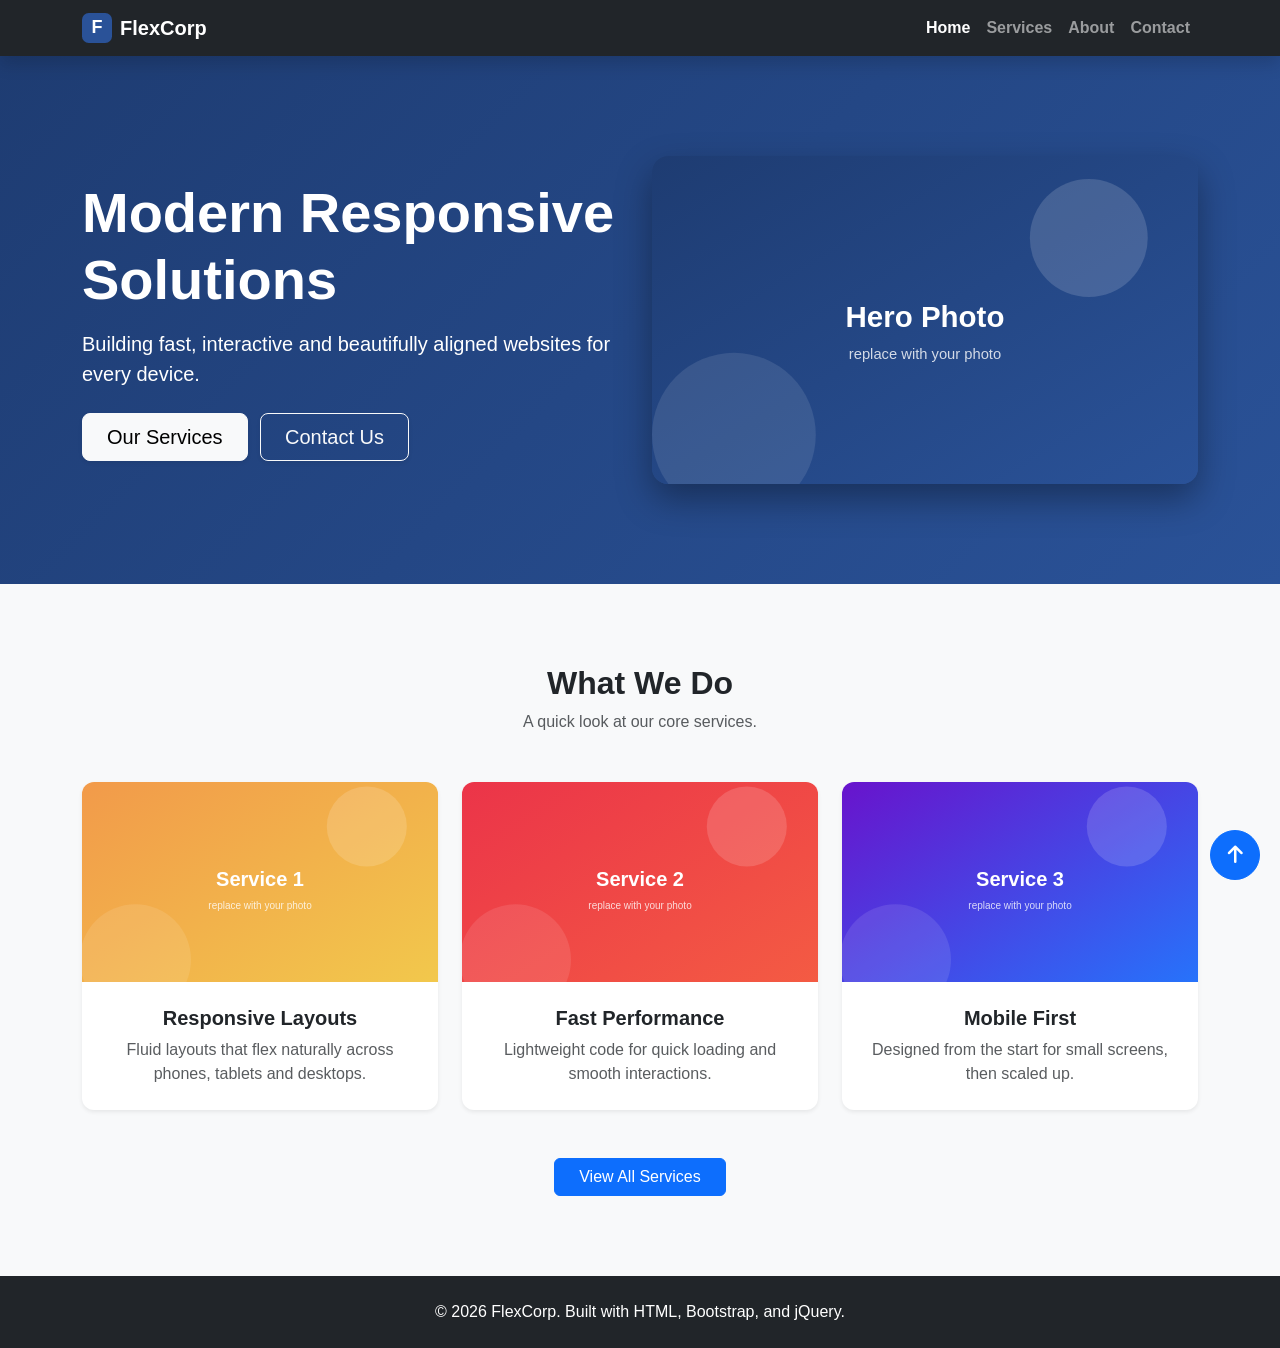
<file: index.html>
<!DOCTYPE html>
<html lang="en">
<head>
    <meta charset="UTF-8">
    <meta name="viewport" content="width=device-width, initial-scale=1.0">
    <title>Home | FlexCorp</title>
    <link rel="icon" href="assets/images/favicon.svg" type="image/svg+xml">
    <link href="https://cdn.jsdelivr.net/npm/bootstrap@5.3.3/dist/css/bootstrap.min.css" rel="stylesheet">
    <link href="https://cdnjs.cloudflare.com/ajax/libs/font-awesome/6.5.1/css/all.min.css" rel="stylesheet">
    <link href="css/style.css" rel="stylesheet">
</head>
<body>

    <nav class="navbar navbar-expand-lg navbar-dark bg-dark fixed-top shadow">
        <div class="container">
            <a class="navbar-brand fw-bold d-flex align-items-center" href="index.html">
                <img src="assets/images/logo.svg" alt="FlexCorp logo" class="me-2">FlexCorp
            </a>
            <button class="navbar-toggler" type="button" data-bs-toggle="collapse" data-bs-target="#navbarNav" aria-controls="navbarNav" aria-expanded="false" aria-label="Toggle navigation">
                <span class="navbar-toggler-icon"></span>
            </button>
            <div class="collapse navbar-collapse" id="navbarNav">
                <ul class="navbar-nav ms-auto fw-semibold"><li class="nav-item"><a class="nav-link active" href="index.html">Home</a></li><li class="nav-item"><a class="nav-link" href="html/services.html">Services</a></li><li class="nav-item"><a class="nav-link" href="html/about.html">About</a></li><li class="nav-item"><a class="nav-link" href="html/contact.html">Contact</a></li></ul>
            </div>
        </div>
    </nav>

    <section class="hero-section">
        <div class="container">
            <div class="row align-items-center">
                <div class="col-md-6 mb-4 mb-md-0 text-center text-md-start">
                    <h1 class="display-4 fw-bold mb-3">Modern Responsive Solutions</h1>
                    <p class="lead mb-4">Building fast, interactive and beautifully aligned websites for every device.</p>
                    <a href="html/services.html" class="btn btn-light btn-lg px-4 me-2 shadow-sm">Our Services</a>
                    <a href="html/contact.html" class="btn btn-outline-light btn-lg px-4 shadow-sm">Contact Us</a>
                </div>
                <div class="col-md-6">
                    <img src="assets/images/hero.svg" class="img-fluid hero-img" alt="Hero">
                </div>
            </div>
        </div>
    </section>

    <section class="bg-light">
        <div class="container">
            <div class="text-center mb-5">
                <h2 class="fw-bold">What We Do</h2>
                <p class="text-muted">A quick look at our core services.</p>
            </div>
            <div class="row g-4">
                <div class="col-md-4">
                    <div class="card card-custom h-100 shadow-sm">
                        <img src="assets/images/service-1.svg" class="card-img-top" alt="Responsive Layouts">
                        <div class="card-body text-center p-4">
                            <h5 class="card-title fw-bold">Responsive Layouts</h5>
                            <p class="card-text text-muted">Fluid layouts that flex naturally across phones, tablets and desktops.</p>
                        </div>
                    </div>
                </div>
                <div class="col-md-4">
                    <div class="card card-custom h-100 shadow-sm">
                        <img src="assets/images/service-2.svg" class="card-img-top" alt="Fast Performance">
                        <div class="card-body text-center p-4">
                            <h5 class="card-title fw-bold">Fast Performance</h5>
                            <p class="card-text text-muted">Lightweight code for quick loading and smooth interactions.</p>
                        </div>
                    </div>
                </div>
                <div class="col-md-4">
                    <div class="card card-custom h-100 shadow-sm">
                        <img src="assets/images/service-3.svg" class="card-img-top" alt="Mobile First">
                        <div class="card-body text-center p-4">
                            <h5 class="card-title fw-bold">Mobile First</h5>
                            <p class="card-text text-muted">Designed from the start for small screens, then scaled up.</p>
                        </div>
                    </div>
                </div>
            </div>
            <div class="text-center mt-5">
                <a href="html/services.html" class="btn btn-primary px-4">View All Services</a>
            </div>
        </div>
    </section>

    <footer class="bg-dark text-white text-center py-4">
        <div class="container">
            <p class="mb-0">&copy; 2026 FlexCorp. Built with HTML, Bootstrap, and jQuery.</p>
        </div>
    </footer>

    <button type="button" class="btn btn-primary btn-lg" id="btn-back-to-top" aria-label="Back to top">
        <i class="fas fa-arrow-up"></i>
    </button>

    <script src="https://code.jquery.com/jquery-3.7.1.min.js"></script>
    <script src="https://cdn.jsdelivr.net/npm/bootstrap@5.3.3/dist/js/bootstrap.bundle.min.js"></script>
    <script src="js/main.js"></script>
</body>
</html>
</file>
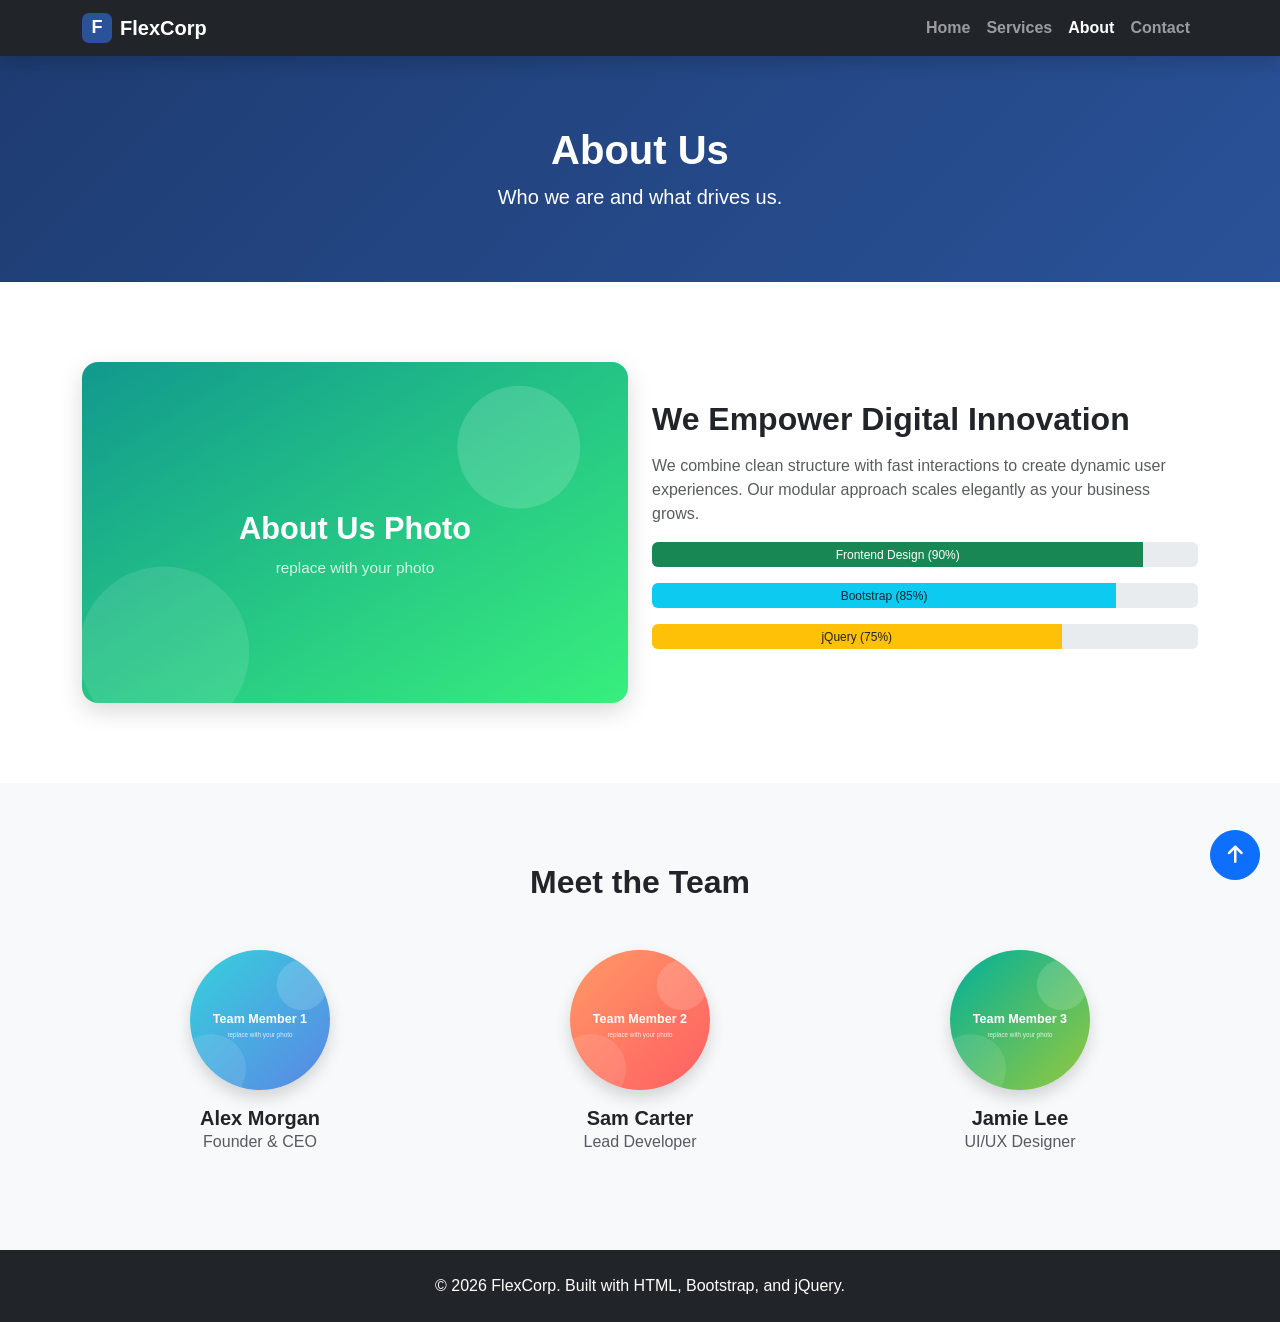
<file: html/about.html>
<!DOCTYPE html>
<html lang="en">
<head>
    <meta charset="UTF-8">
    <meta name="viewport" content="width=device-width, initial-scale=1.0">
    <title>About | FlexCorp</title>
    <link rel="icon" href="../assets/images/favicon.svg" type="image/svg+xml">
    <link href="https://cdn.jsdelivr.net/npm/bootstrap@5.3.3/dist/css/bootstrap.min.css" rel="stylesheet">
    <link href="https://cdnjs.cloudflare.com/ajax/libs/font-awesome/6.5.1/css/all.min.css" rel="stylesheet">
    <link href="../css/style.css" rel="stylesheet">
</head>
<body>

    <nav class="navbar navbar-expand-lg navbar-dark bg-dark fixed-top shadow">
        <div class="container">
            <a class="navbar-brand fw-bold d-flex align-items-center" href="../index.html">
                <img src="../assets/images/logo.svg" alt="FlexCorp logo" class="me-2">FlexCorp
            </a>
            <button class="navbar-toggler" type="button" data-bs-toggle="collapse" data-bs-target="#navbarNav" aria-controls="navbarNav" aria-expanded="false" aria-label="Toggle navigation">
                <span class="navbar-toggler-icon"></span>
            </button>
            <div class="collapse navbar-collapse" id="navbarNav">
                <ul class="navbar-nav ms-auto fw-semibold"><li class="nav-item"><a class="nav-link" href="../index.html">Home</a></li><li class="nav-item"><a class="nav-link" href="services.html">Services</a></li><li class="nav-item"><a class="nav-link active" href="about.html">About</a></li><li class="nav-item"><a class="nav-link" href="contact.html">Contact</a></li></ul>
            </div>
        </div>
    </nav>

    <header class="page-header">
        <div class="container">
            <h1 class="fw-bold">About Us</h1>
            <p class="lead mb-0">Who we are and what drives us.</p>
        </div>
    </header>
    <section>
        <div class="container">
            <div class="row align-items-center">
                <div class="col-lg-6 mb-4 mb-lg-0">
                    <img src="../assets/images/about.svg" class="img-fluid rounded-img" alt="About us">
                </div>
                <div class="col-lg-6">
                    <h2 class="fw-bold mb-3">We Empower Digital Innovation</h2>
                    <p class="text-muted">We combine clean structure with fast interactions to create dynamic user experiences. Our modular approach scales elegantly as your business grows.</p>
                    <div class="progress mb-3" style="height: 25px;"><div class="progress-bar bg-success" style="width: 90%;">Frontend Design (90%)</div></div>
                    <div class="progress mb-3" style="height: 25px;"><div class="progress-bar bg-info text-dark" style="width: 85%;">Bootstrap (85%)</div></div>
                    <div class="progress mb-3" style="height: 25px;"><div class="progress-bar bg-warning text-dark" style="width: 75%;">jQuery (75%)</div></div>
                </div>
            </div>
        </div>
    </section>
    <section class="bg-light">
        <div class="container">
            <h2 class="fw-bold text-center mb-5">Meet the Team</h2>
            <div class="row g-4">
                <div class="col-md-4 text-center">
                    <img src="../assets/images/team-1.svg" class="team-img mb-3 shadow" alt="Alex Morgan">
                    <h5 class="fw-bold mb-0">Alex Morgan</h5>
                    <p class="text-muted">Founder &amp; CEO</p>
                </div>
                <div class="col-md-4 text-center">
                    <img src="../assets/images/team-2.svg" class="team-img mb-3 shadow" alt="Sam Carter">
                    <h5 class="fw-bold mb-0">Sam Carter</h5>
                    <p class="text-muted">Lead Developer</p>
                </div>
                <div class="col-md-4 text-center">
                    <img src="../assets/images/team-3.svg" class="team-img mb-3 shadow" alt="Jamie Lee">
                    <h5 class="fw-bold mb-0">Jamie Lee</h5>
                    <p class="text-muted">UI/UX Designer</p>
                </div>
            </div>
        </div>
    </section>

    <footer class="bg-dark text-white text-center py-4">
        <div class="container">
            <p class="mb-0">&copy; 2026 FlexCorp. Built with HTML, Bootstrap, and jQuery.</p>
        </div>
    </footer>

    <button type="button" class="btn btn-primary btn-lg" id="btn-back-to-top" aria-label="Back to top">
        <i class="fas fa-arrow-up"></i>
    </button>

    <script src="https://code.jquery.com/jquery-3.7.1.min.js"></script>
    <script src="https://cdn.jsdelivr.net/npm/bootstrap@5.3.3/dist/js/bootstrap.bundle.min.js"></script>
    <script src="../js/main.js"></script>
</body>
</html>
</file>
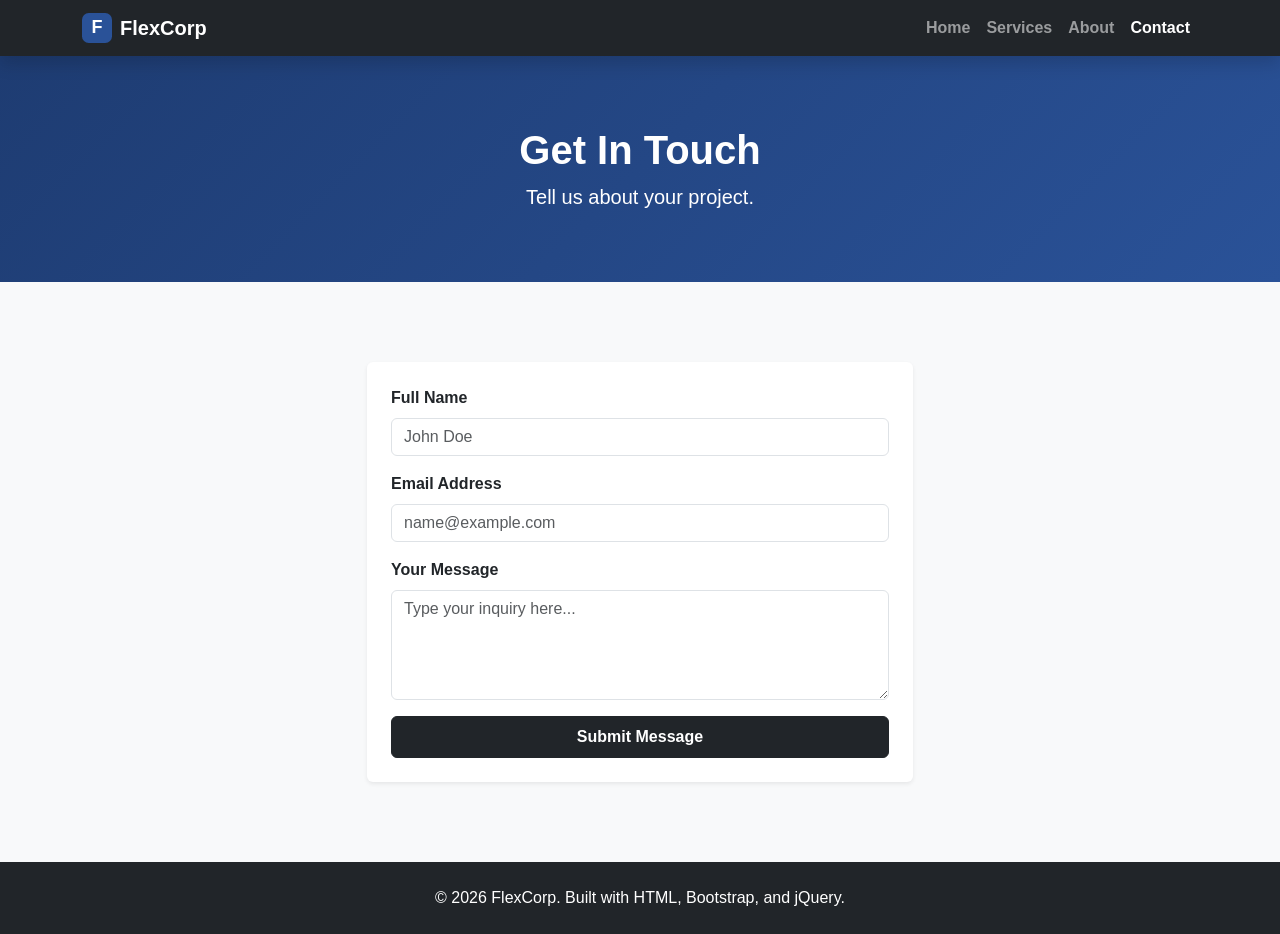
<file: html/contact.html>
<!DOCTYPE html>
<html lang="en">
<head>
    <meta charset="UTF-8">
    <meta name="viewport" content="width=device-width, initial-scale=1.0">
    <title>Contact | FlexCorp</title>
    <link rel="icon" href="../assets/images/favicon.svg" type="image/svg+xml">
    <link href="https://cdn.jsdelivr.net/npm/bootstrap@5.3.3/dist/css/bootstrap.min.css" rel="stylesheet">
    <link href="https://cdnjs.cloudflare.com/ajax/libs/font-awesome/6.5.1/css/all.min.css" rel="stylesheet">
    <link href="../css/style.css" rel="stylesheet">
</head>
<body>

    <nav class="navbar navbar-expand-lg navbar-dark bg-dark fixed-top shadow">
        <div class="container">
            <a class="navbar-brand fw-bold d-flex align-items-center" href="../index.html">
                <img src="../assets/images/logo.svg" alt="FlexCorp logo" class="me-2">FlexCorp
            </a>
            <button class="navbar-toggler" type="button" data-bs-toggle="collapse" data-bs-target="#navbarNav" aria-controls="navbarNav" aria-expanded="false" aria-label="Toggle navigation">
                <span class="navbar-toggler-icon"></span>
            </button>
            <div class="collapse navbar-collapse" id="navbarNav">
                <ul class="navbar-nav ms-auto fw-semibold"><li class="nav-item"><a class="nav-link" href="../index.html">Home</a></li><li class="nav-item"><a class="nav-link" href="services.html">Services</a></li><li class="nav-item"><a class="nav-link" href="about.html">About</a></li><li class="nav-item"><a class="nav-link active" href="contact.html">Contact</a></li></ul>
            </div>
        </div>
    </nav>

    <header class="page-header">
        <div class="container">
            <h1 class="fw-bold">Get In Touch</h1>
            <p class="lead mb-0">Tell us about your project.</p>
        </div>
    </header>
    <section class="bg-light">
        <div class="container">
            <div class="row justify-content-center">
                <div class="col-md-8 col-lg-6">
                    <form id="contactForm" class="bg-white p-4 rounded shadow-sm">
                        <div class="mb-3">
                            <label for="name" class="form-label fw-semibold">Full Name</label>
                            <input type="text" class="form-control" id="name" required placeholder="John Doe">
                        </div>
                        <div class="mb-3">
                            <label for="email" class="form-label fw-semibold">Email Address</label>
                            <input type="email" class="form-control" id="email" required placeholder="name@example.com">
                        </div>
                        <div class="mb-3">
                            <label for="message" class="form-label fw-semibold">Your Message</label>
                            <textarea class="form-control" id="message" rows="4" required placeholder="Type your inquiry here..."></textarea>
                        </div>
                        <button type="submit" class="btn btn-dark w-100 py-2 fw-bold">Submit Message</button>
                        <div id="formSuccess" class="alert alert-success mt-3 d-none mb-0">Thank you! Your message has been sent.</div>
                    </form>
                </div>
            </div>
        </div>
    </section>

    <footer class="bg-dark text-white text-center py-4">
        <div class="container">
            <p class="mb-0">&copy; 2026 FlexCorp. Built with HTML, Bootstrap, and jQuery.</p>
        </div>
    </footer>

    <button type="button" class="btn btn-primary btn-lg" id="btn-back-to-top" aria-label="Back to top">
        <i class="fas fa-arrow-up"></i>
    </button>

    <script src="https://code.jquery.com/jquery-3.7.1.min.js"></script>
    <script src="https://cdn.jsdelivr.net/npm/bootstrap@5.3.3/dist/js/bootstrap.bundle.min.js"></script>
    <script src="../js/main.js"></script>
    <script src="../js/contact.js"></script>
</body>
</html>
</file>
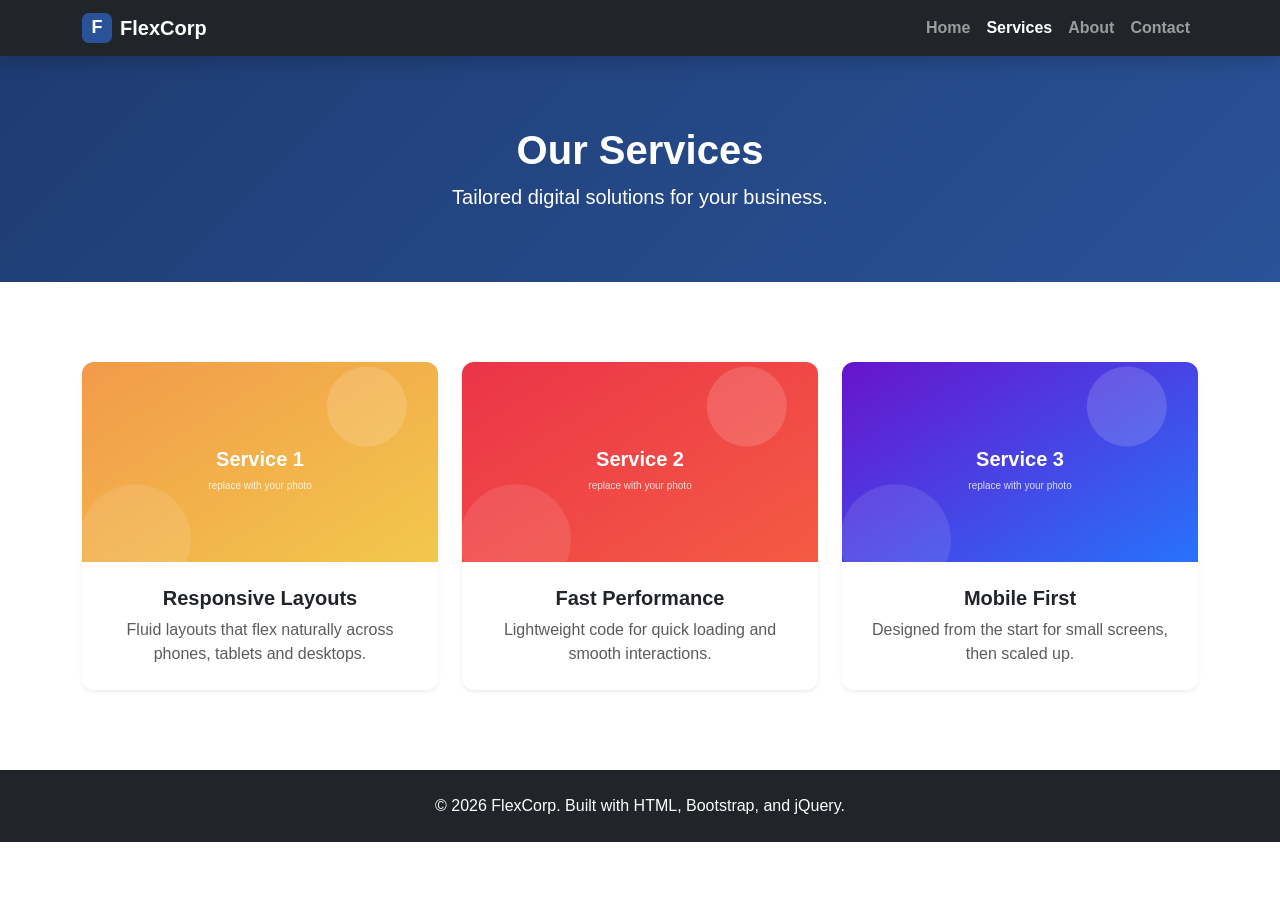
<file: html/services.html>
<!DOCTYPE html>
<html lang="en">
<head>
    <meta charset="UTF-8">
    <meta name="viewport" content="width=device-width, initial-scale=1.0">
    <title>Services | FlexCorp</title>
    <link rel="icon" href="../assets/images/favicon.svg" type="image/svg+xml">
    <link href="https://cdn.jsdelivr.net/npm/bootstrap@5.3.3/dist/css/bootstrap.min.css" rel="stylesheet">
    <link href="https://cdnjs.cloudflare.com/ajax/libs/font-awesome/6.5.1/css/all.min.css" rel="stylesheet">
    <link href="../css/style.css" rel="stylesheet">
</head>
<body>

    <nav class="navbar navbar-expand-lg navbar-dark bg-dark fixed-top shadow">
        <div class="container">
            <a class="navbar-brand fw-bold d-flex align-items-center" href="../index.html">
                <img src="../assets/images/logo.svg" alt="FlexCorp logo" class="me-2">FlexCorp
            </a>
            <button class="navbar-toggler" type="button" data-bs-toggle="collapse" data-bs-target="#navbarNav" aria-controls="navbarNav" aria-expanded="false" aria-label="Toggle navigation">
                <span class="navbar-toggler-icon"></span>
            </button>
            <div class="collapse navbar-collapse" id="navbarNav">
                <ul class="navbar-nav ms-auto fw-semibold"><li class="nav-item"><a class="nav-link" href="../index.html">Home</a></li><li class="nav-item"><a class="nav-link active" href="services.html">Services</a></li><li class="nav-item"><a class="nav-link" href="about.html">About</a></li><li class="nav-item"><a class="nav-link" href="contact.html">Contact</a></li></ul>
            </div>
        </div>
    </nav>

    <header class="page-header">
        <div class="container">
            <h1 class="fw-bold">Our Services</h1>
            <p class="lead mb-0">Tailored digital solutions for your business.</p>
        </div>
    </header>
    <section>
        <div class="container">
            <div class="row g-4">
                <div class="col-md-4">
                    <div class="card card-custom h-100 shadow-sm">
                        <img src="../assets/images/service-1.svg" class="card-img-top" alt="Responsive Layouts">
                        <div class="card-body text-center p-4">
                            <h5 class="card-title fw-bold">Responsive Layouts</h5>
                            <p class="card-text text-muted">Fluid layouts that flex naturally across phones, tablets and desktops.</p>
                        </div>
                    </div>
                </div>
                <div class="col-md-4">
                    <div class="card card-custom h-100 shadow-sm">
                        <img src="../assets/images/service-2.svg" class="card-img-top" alt="Fast Performance">
                        <div class="card-body text-center p-4">
                            <h5 class="card-title fw-bold">Fast Performance</h5>
                            <p class="card-text text-muted">Lightweight code for quick loading and smooth interactions.</p>
                        </div>
                    </div>
                </div>
                <div class="col-md-4">
                    <div class="card card-custom h-100 shadow-sm">
                        <img src="../assets/images/service-3.svg" class="card-img-top" alt="Mobile First">
                        <div class="card-body text-center p-4">
                            <h5 class="card-title fw-bold">Mobile First</h5>
                            <p class="card-text text-muted">Designed from the start for small screens, then scaled up.</p>
                        </div>
                    </div>
                </div>
            </div>
        </div>
    </section>

    <footer class="bg-dark text-white text-center py-4">
        <div class="container">
            <p class="mb-0">&copy; 2026 FlexCorp. Built with HTML, Bootstrap, and jQuery.</p>
        </div>
    </footer>

    <button type="button" class="btn btn-primary btn-lg" id="btn-back-to-top" aria-label="Back to top">
        <i class="fas fa-arrow-up"></i>
    </button>

    <script src="https://code.jquery.com/jquery-3.7.1.min.js"></script>
    <script src="https://cdn.jsdelivr.net/npm/bootstrap@5.3.3/dist/js/bootstrap.bundle.min.js"></script>
    <script src="../js/main.js"></script>
</body>
</html>
</file>
<file: css/style.css>
html { scroll-behavior: smooth; }
body { font-family: 'Segoe UI', Tahoma, Geneva, Verdana, sans-serif; padding-top: 56px; }
section { padding: 80px 0; }
.navbar-brand img { height: 30px; width: 30px; }
.hero-section {
    background: linear-gradient(135deg, #1e3c72 0%, #2a5298 100%);
    color: #fff;
    padding: 100px 0;
}
.hero-img { border-radius: 16px; box-shadow: 0 15px 35px rgba(0,0,0,.35); }
.page-header {
    background: linear-gradient(135deg, #1e3c72 0%, #2a5298 100%);
    color: #fff;
    padding: 70px 0;
    text-align: center;
}
.card-custom {
    transition: transform .3s ease, box-shadow .3s ease;
    border: none;
    border-radius: 12px;
    overflow: hidden;
}
.card-custom:hover { transform: translateY(-10px); box-shadow: 0 10px 20px rgba(0,0,0,.15); }
.card-custom img { height: 200px; object-fit: cover; }
.team-img { width: 140px; height: 140px; object-fit: cover; border-radius: 50%; }
.rounded-img { border-radius: 16px; box-shadow: 0 8px 25px rgba(0,0,0,.15); }
#btn-back-to-top {
    position: fixed; bottom: 20px; right: 20px; display: none;
    z-index: 1000; border-radius: 50%; width: 50px; height: 50px;
}
</file>
